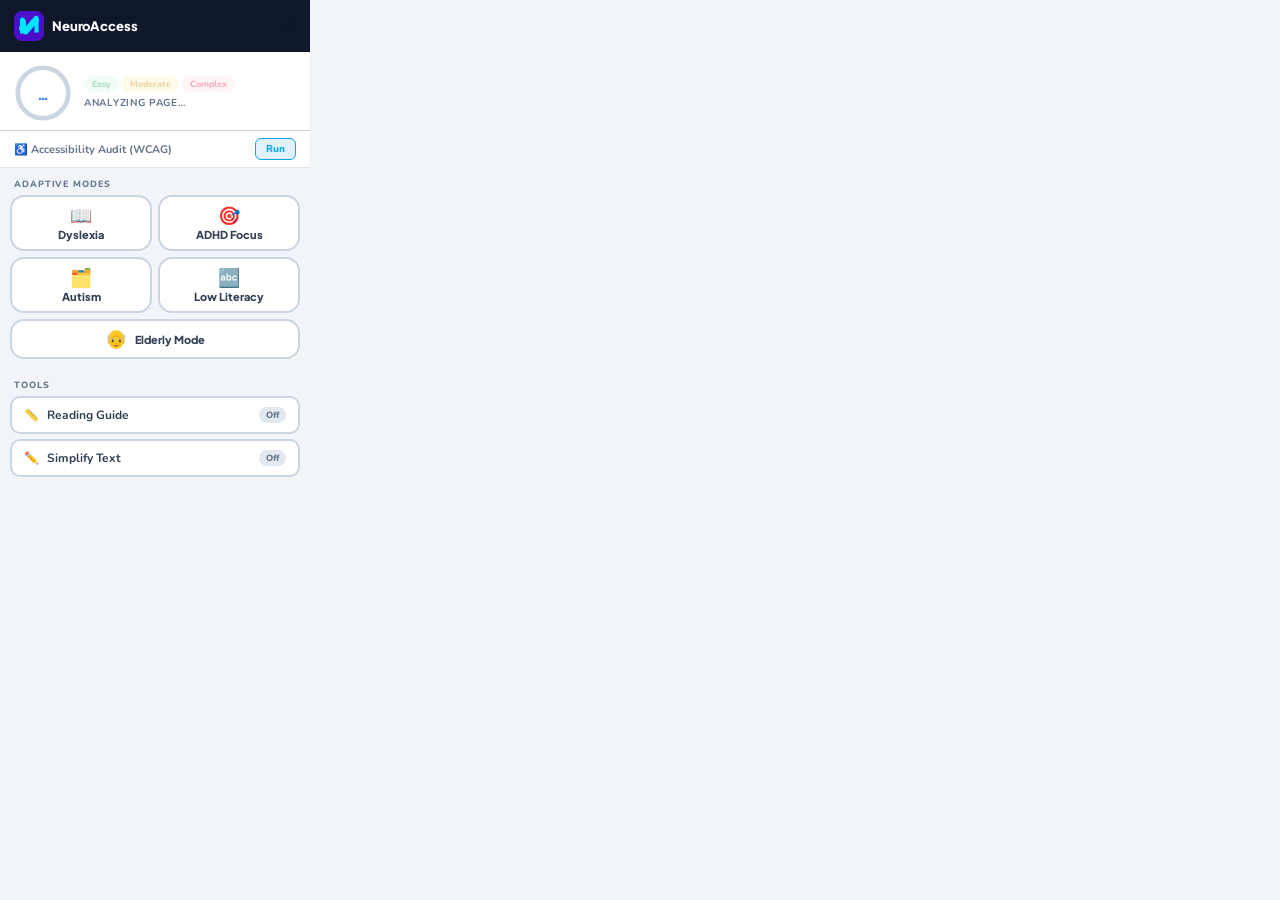
<file: popup/popup.html>
<!DOCTYPE html>
<html lang="en">

<head>
  <meta charset="UTF-8">
  <meta name="viewport" content="width=device-width, initial-scale=1.0">
  <title>NeuroAccess</title>
  <link rel="preconnect" href="https://fonts.googleapis.com">
  <link rel="preconnect" href="https://fonts.gstatic.com" crossorigin>
  <link
    href="https://fonts.googleapis.com/css2?family=Nunito:wght@400;600;700;800;900&family=Plus+Jakarta+Sans:wght@400;600;700;800&display=swap"
    rel="stylesheet">
  <link rel="stylesheet" href="popup.css">
</head>

<body>

  <!-- ── Top bar ── -->
  <div class="topbar">
    <div class="brand">
      <svg width="30" height="30" viewBox="0 0 100 100" xmlns="http://www.w3.org/2000/svg" style="flex-shrink:0;border-radius:8px;">
        <rect width="100" height="100" rx="16" fill="#4B0FCC"/>
        <circle cx="30" cy="58" r="12" fill="#ffffff"/>
        <path d="M20 75 L20 30 C20 24 26 20 32 23 C38 26 40 32 40 38 L40 52 C46 44 54 34 60 27 C65 21 72 20 77 24 C82 28 82 35 82 42 L82 72 L68 72 L68 48 C62 56 54 66 48 73 C44 78 38 80 33 77 C27 74 20 75 20 75 Z" fill="#00E5FF"/>
        <ellipse cx="74" cy="28" rx="9" ry="12" fill="#00E5FF"/>
      </svg>
      <span class="brand-name">NeuroAccess</span>
    </div>
    <span class="cog">⚙</span>
  </div>

  <!-- ── Complexity score ── -->
  <div class="score-row">
    <div class="score-ring">
      <svg viewBox="0 0 62 62">
        <circle class="sr-track" cx="31" cy="31" r="27" fill="none" stroke-width="5" />
        <circle class="sr-fill" id="srFill" cx="31" cy="31" r="27" fill="none" stroke-width="5" />
      </svg>
      <div class="score-num" id="scoreNum">…</div>
    </div>
    <div class="score-info">
      <div class="score-chips">
        <span class="chip c-g" id="chipEasy">Easy</span>
        <span class="chip c-y" id="chipMod">Moderate</span>
        <span class="chip c-r" id="chipHard">Complex</span>
      </div>
      <div class="score-lbl" id="scoreLbl">Analyzing page…</div>
    </div>
  </div>

  <!-- ── Audit row ── -->
  <div class="audit-bar">
    <span class="audit-idle">♿ Accessibility Audit (WCAG)</span>
    <button class="audit-btn" id="runAuditBtn">Run</button>
  </div>
  <div class="audit-results hidden" id="auditResults"></div>

  <!-- ── Mode label ── -->
  <div class="modes-lbl">Adaptive Modes</div>

  <!-- ── Mode grid ── -->
  <div class="modes-grid">

    <button class="mode-btn mode-dys" id="dyslexia" data-mode="dyslexia" aria-pressed="false">
      <span class="mi">📖</span>
      <span class="mn">Dyslexia</span>
    </button>

    <button class="mode-btn mode-adhd" id="adhd" data-mode="adhd" aria-pressed="false">
      <span class="mi">🎯</span>
      <span class="mn">ADHD Focus</span>
    </button>

    <button class="mode-btn mode-autism" id="autism" data-mode="autism" aria-pressed="false">
      <span class="mi">🗂️</span>
      <span class="mn">Autism</span>

    </button>

    <button class="mode-btn mode-lit" id="literacy" data-mode="literacy" aria-pressed="false">
      <span class="mi">🔤</span>
      <span class="mn">Low Literacy</span>

    </button>

    <button class="mode-btn mode-eld full" id="elderly" data-mode="elderly" aria-pressed="false">
      <span class="mi">👴</span>
      <span class="mn">Elderly Mode</span>
    </button>

  </div>

  <!-- ── Tools ── -->
  <div class="modes-lbl" style="margin-top:10px">Tools</div>
  <div class="tools-row">
    <button class="tool-btn" id="guide" aria-pressed="false">
      <span>📏</span>
      <span>Reading Guide</span>
      <span class="tool-pill" id="guideStatus">Off</span>
    </button>
    <button class="tool-btn" id="simplify" aria-pressed="false">
      <span>✏️</span>
      <span>Simplify Text</span>
      <span class="tool-pill" id="simplifyStatus">Off</span>
    </button>
  </div>

  <!-- ── Active strip ── -->
  <div class="active-strip hidden" id="activeStrip">
    <span class="as-txt" id="asLabel">Mode active</span>
    <button class="as-off" id="resetBtn">Reset All</button>
  </div>

  <script src="popup.js"></script>
</body>

</html>
</file>
<file: popup/popup.css>
/* NeuroAccess popup.css
   Design mirrors the website exactly:
   fonts: Plus Jakarta Sans (headings) + Nunito (body)
   colours: --teal #3B82F6, --coral #06B6D4, --violet #8B5CF6,
            --sky #0EA5E9, --rose #F43F5E, --ink #0F172A
   Each mode button uses its own website colour.
*/

@import url('https://fonts.googleapis.com/css2?family=Nunito:wght@400;700;800;900&family=Plus+Jakarta+Sans:wght@700;800&display=swap');

/* ── Tokens ─────────────────────────────────────────── */
:root {
  --cream:   #F1F5F9;
  --cream2:  #E2E8F0;
  --cream3:  #CBD5E1;
  --white:   #ffffff;
  --ink:     #0F172A;
  --ink2:    #334155;
  --ink3:    #64748B;

  /* per-mode accent colours — identical to website */
  --dys:    #0EA5E9;   --dys-l:  #E0F2FE;   /* Dyslexia  → sky   */
  --adhd:   #06B6D4;   --adhd-l: #CFFAFE;   /* ADHD      → coral */
  --aut:    #3B82F6;   --aut-l:  #DBEAFE;   /* Autism    → teal  */
  --lit:    #8B5CF6;   --lit-l:  #EDE9FE;   /* Literacy  → violet*/
  --eld:    #F43F5E;   --eld-l:  #FFE4E6;   /* Elderly   → rose  */
  --primary:#3B82F6;

  --r:  10px;
  --r2: 14px;
  --sh: 0 2px 10px rgba(15,23,42,.07);
  --sh2:0 6px 22px rgba(15,23,42,.13);
}

/* ── Reset ─────────────────────────────────────────── */
*,*::before,*::after{box-sizing:border-box;margin:0;padding:0}

body {
  font-family:'Nunito',sans-serif;
  width:310px;
  background:var(--cream);
  color:var(--ink);
  font-size:13px;
  -webkit-font-smoothing:antialiased;
  padding-bottom:6px;
}

/* ── Top bar ─────────────────────────────────────── */
.topbar {
  background:var(--ink);
  padding:11px 14px;
  display:flex;
  align-items:center;
  justify-content:space-between;
}
.brand {
  display:flex;
  align-items:center;
  gap:8px;
}
.brand-dot {
  width:7px;height:7px;
  background:#3bdc8a;
  border-radius:50%;
  animation:pulse 2s infinite;
}
@keyframes pulse{0%,100%{opacity:1;transform:scale(1)}50%{opacity:.35;transform:scale(.8)}}

.brand-name {
  font-family:'Plus Jakarta Sans',sans-serif;
  font-weight:800;
  font-size:13px;
  color:#fff;
  letter-spacing:-.01em;
}
.cog { font-size:14px; opacity:.4; cursor:pointer; }

/* ── Score ring row ─────────────────────────────── */
.score-row {
  display:flex;
  gap:12px;
  align-items:center;
  padding:12px 14px 8px;
  background:var(--white);
  border-bottom:1.5px solid var(--cream3);
}
.score-ring {
  width:58px;height:58px;
  flex-shrink:0;
  position:relative;
}
.score-ring svg {
  width:58px;height:58px;
  transform:rotate(-90deg);
}
.sr-track { stroke:var(--cream3); }
.sr-fill {
  stroke:var(--primary);
  stroke-linecap:round;
  stroke-dasharray:170;
  stroke-dashoffset:170;
  transition:stroke-dashoffset .8s cubic-bezier(.34,1.56,.64,1),
             stroke .3s;
}
.score-num {
  position:absolute;inset:0;
  display:flex;align-items:center;justify-content:center;
  font-family:'Plus Jakarta Sans',sans-serif;
  font-weight:800;font-size:15px;
  color:var(--primary);
  transition:color .3s;
}
.score-info { flex:1; }
.score-chips {
  display:flex;flex-wrap:wrap;gap:3px;
  margin-bottom:4px;
}
.chip {
  font-size:9px;font-weight:800;
  padding:2px 8px;border-radius:20px;
  opacity:.35;transition:opacity .3s,transform .3s;
}
.chip.active-chip { opacity:1;transform:scale(1.05); }
.c-g{background:#DCFCE7;color:#16A34A;}
.c-y{background:#FEF9C3;color:#CA8A04;}
.c-r{background:#FFE4E6;color:#E11D48;}
.score-lbl {
  font-size:10px;font-weight:700;
  text-transform:uppercase;letter-spacing:.07em;
  color:var(--ink3);
}

/* ── Audit bar ──────────────────────────────────── */
.audit-bar {
  display:flex;
  align-items:center;
  justify-content:space-between;
  padding:7px 14px;
  background:var(--white);
  border-bottom:1.5px solid var(--cream2);
}
.audit-idle {
  font-size:11px;font-weight:700;
  color:var(--ink3);
}
.audit-btn {
  font-family:'Nunito',sans-serif;
  font-size:10px;font-weight:800;
  background:var(--dys-l);
  color:var(--dys);
  border:1.5px solid var(--dys);
  border-radius:6px;
  padding:3px 10px;
  cursor:pointer;
  transition:background .15s,color .15s;
}
.audit-btn:hover { background:var(--dys);color:#fff; }
.audit-btn:disabled { opacity:.45;cursor:not-allowed; }

.audit-results {
  padding:8px 14px;
  background:var(--white);
  border-bottom:1.5px solid var(--cream2);
  font-size:11px;
  display:flex;
  flex-direction:column;
  gap:4px;
}
.audit-row { display:flex;gap:6px;align-items:center;font-weight:700; }
.audit-row.viol { color:#E11D48; }
.audit-row.pass { color:#16A34A; }
.audit-row.inc  { color:#CA8A04; }
.audit-count { min-width:18px;text-align:right;font-size:12px; }
.audit-vitem {
  font-size:10px;color:var(--ink2);
  padding:4px 8px;margin-top:1px;
  background:rgba(225,29,72,.05);
  border-left:2px solid rgba(225,29,72,.3);
  border-radius:0 4px 4px 0;line-height:1.4;
}
.audit-vitem strong { display:block;color:#E11D48;font-size:10px; }
.audit-spin {
  display:flex;align-items:center;gap:8px;
  font-size:11px;color:var(--ink3);padding:4px 0;
}
.spinner {
  width:13px;height:13px;
  border:2px solid var(--cream3);
  border-top-color:var(--primary);
  border-radius:50%;
  animation:spin .65s linear infinite;
  flex-shrink:0;
}
@keyframes spin{to{transform:rotate(360deg)}}

/* ── Section label ──────────────────────────────── */
.modes-lbl {
  font-size:9px;font-weight:800;
  text-transform:uppercase;letter-spacing:.1em;
  color:var(--ink3);
  padding:10px 14px 5px;
}

/* ── Mode grid ──────────────────────────────────── */
.modes-grid {
  display:grid;
  grid-template-columns:1fr 1fr;
  gap:6px;
  padding:0 10px;
}

.mode-btn {
  display:flex;
  flex-direction:column;
  align-items:center;
  gap:3px;
  padding:10px 6px 8px;
  background:var(--white);
  border:2px solid var(--cream3);
  border-radius:var(--r2);
  cursor:pointer;
  font-family:'Nunito',sans-serif;
  color:var(--ink2);
  transition:all .2s;
  position:relative;
  overflow:hidden;
  text-align:center;
}
/* bottom colour bar — like website mode tiles */
.mode-btn::after {
  content:'';
  position:absolute;
  bottom:0;left:0;right:0;
  height:3px;
  border-radius:2px 2px 0 0;
  opacity:0;
  transition:opacity .2s;
}
.mode-btn:hover { transform:translateY(-2px); box-shadow:var(--sh2); }
.mode-btn:hover::after { opacity:1; }

/* Per-mode colours */
.mode-dys::after  { background:var(--dys); }
.mode-adhd::after { background:var(--adhd); }
.mode-autism::after{ background:var(--aut); }
.mode-lit::after  { background:var(--lit); }
.mode-eld::after  { background:var(--eld); }

.mode-dys:hover   { border-color:var(--dys);  background:var(--dys-l);  color:var(--dys);  }
.mode-adhd:hover  { border-color:var(--adhd); background:var(--adhd-l); color:var(--adhd); }
.mode-autism:hover{ border-color:var(--aut);  background:var(--aut-l);  color:var(--aut);  }
.mode-lit:hover   { border-color:var(--lit);  background:var(--lit-l);  color:var(--lit);  }
.mode-eld:hover   { border-color:var(--eld);  background:var(--eld-l);  color:var(--eld);  }

/* Active states */
.mode-dys.active   { background:var(--dys);  border-color:var(--dys);  color:#fff; box-shadow:0 4px 14px rgba(14,165,233,.35); }
.mode-adhd.active  { background:var(--adhd); border-color:var(--adhd); color:#fff; box-shadow:0 4px 14px rgba(6,182,212,.35); }
.mode-autism.active{ background:var(--aut);  border-color:var(--aut);  color:#fff; box-shadow:0 4px 14px rgba(59,130,246,.35); }
.mode-lit.active   { background:var(--lit);  border-color:var(--lit);  color:#fff; box-shadow:0 4px 14px rgba(139,92,246,.35); }
.mode-eld.active   { background:var(--eld);  border-color:var(--eld);  color:#fff; box-shadow:0 4px 14px rgba(244,63,94,.35); }

.mode-btn.active::after { opacity:0; }

/* Elderly full-width */
.mode-eld.full {
  grid-column:1/-1;
  flex-direction:row;
  gap:8px;
  justify-content:center;
  padding:9px 14px;
}

.mi { font-size:18px;line-height:1; }
.mn {
  font-family:'Plus Jakarta Sans',sans-serif;
  font-weight:800;font-size:11px;
  line-height:1.2;
}
.mt-tags-wrap {
  display:flex;flex-wrap:wrap;gap:2px;
  justify-content:center;margin-top:2px;
}
.mt-tag {
  font-size:8px;font-weight:700;
  padding:1px 5px;border-radius:20px;
  background:var(--cream2);color:var(--ink3);
  white-space:nowrap;
}
.mode-btn.active .mt-tag {
  background:rgba(255,255,255,.2);
  color:#fff;
}

/* ── Tool buttons ───────────────────────────────── */
.tools-row {
  display:flex;
  flex-direction:column;
  gap:5px;
  padding:0 10px;
}
.tool-btn {
  display:flex;
  align-items:center;
  gap:8px;
  padding:9px 12px;
  background:var(--white);
  border:2px solid var(--cream3);
  border-radius:var(--r);
  cursor:pointer;
  font-family:'Nunito',sans-serif;
  font-size:12px;font-weight:700;
  color:var(--ink2);
  transition:all .18s;
  text-align:left;
}
.tool-btn:hover { border-color:var(--primary);background:var(--dys-l);color:var(--dys); }
.tool-btn.active {
  background:var(--primary);border-color:var(--primary);color:#fff;
  box-shadow:0 4px 12px rgba(59,130,246,.28);
}
.tool-pill {
  margin-left:auto;
  font-size:9px;font-weight:800;
  padding:2px 7px;border-radius:20px;
  background:var(--cream2);color:var(--ink3);
  transition:all .18s;
}
.tool-btn.active .tool-pill { background:rgba(255,255,255,.22);color:#fff; }

/* ── Active strip ───────────────────────────────── */
.active-strip {
  margin:8px 10px 4px;
  background:var(--dys-l);
  border:1.5px solid var(--dys);
  border-radius:var(--r);
  padding:8px 12px;
  display:flex;
  justify-content:space-between;
  align-items:center;
  transition:background .2s,border-color .2s;
}
.active-strip.mode-dys-active   { background:var(--dys-l);  border-color:var(--dys);  }
.active-strip.mode-adhd-active  { background:var(--adhd-l); border-color:var(--adhd); }
.active-strip.mode-aut-active   { background:var(--aut-l);  border-color:var(--aut);  }
.active-strip.mode-lit-active   { background:var(--lit-l);  border-color:var(--lit);  }
.active-strip.mode-eld-active   { background:var(--eld-l);  border-color:var(--eld);  }

.as-txt {
  font-size:10px;font-weight:800;
  color:var(--dys);
  transition:color .2s;
}
.active-strip.mode-adhd-active .as-txt { color:var(--adhd); }
.active-strip.mode-aut-active  .as-txt { color:var(--aut);  }
.active-strip.mode-lit-active  .as-txt { color:var(--lit);  }
.active-strip.mode-eld-active  .as-txt { color:var(--eld);  }

.as-off {
  font-family:'Nunito',sans-serif;
  font-size:9px;font-weight:800;
  background:var(--eld-l);color:var(--eld);
  border:1.5px solid var(--eld);
  border-radius:5px;padding:3px 8px;
  cursor:pointer;transition:all .15s;
}
.as-off:hover { background:var(--eld);color:#fff; }

/* ── Utility ────────────────────────────────────── */
.hidden { display:none !important; }
</file>
